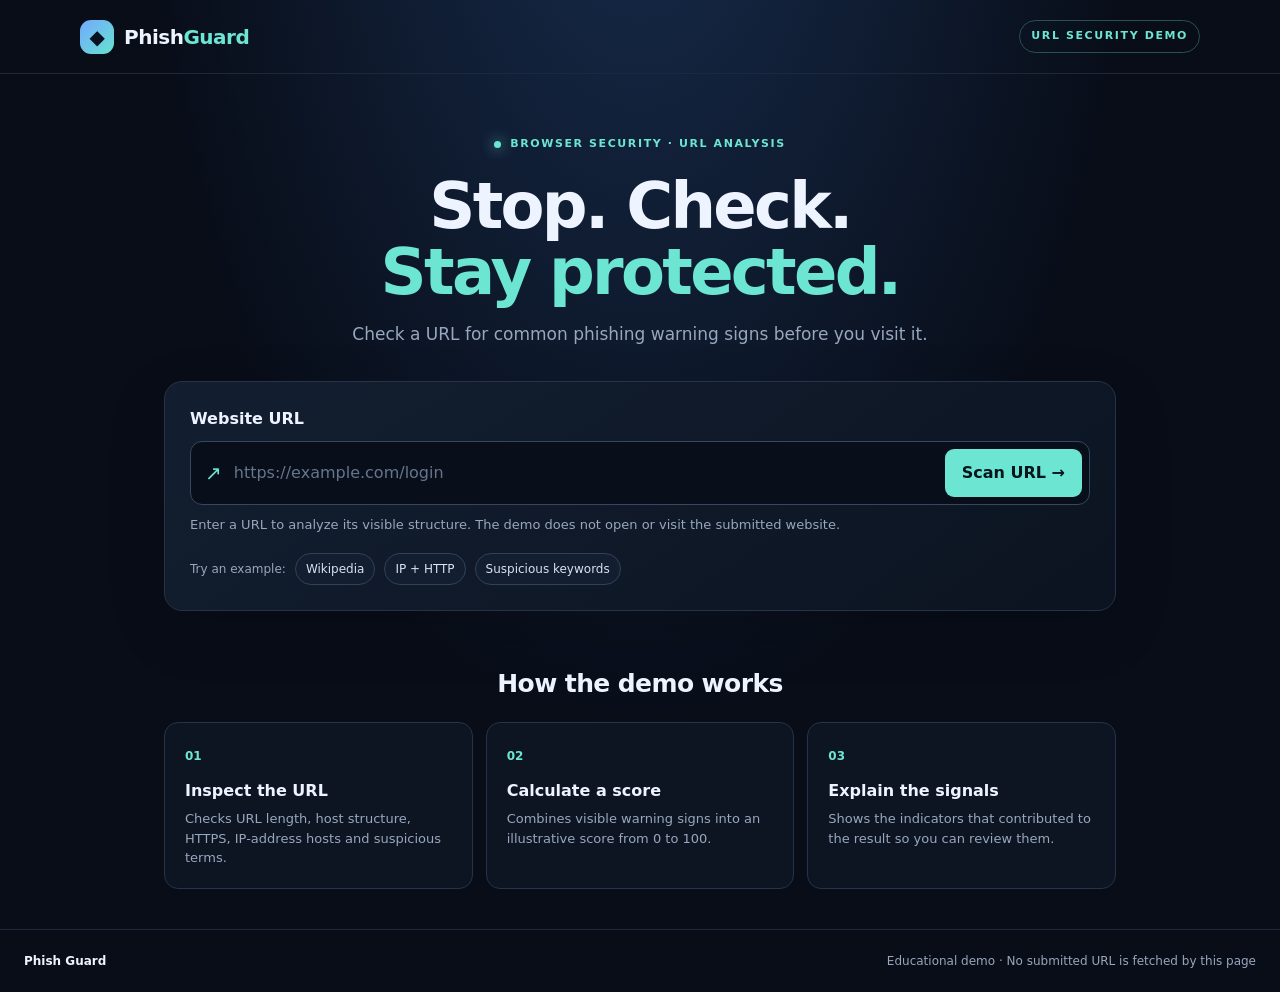
<file: index.html>
<!doctype html>
<html lang="en">
<head>
  <meta charset="utf-8">
  <meta name="viewport" content="width=device-width, initial-scale=1">
  <meta name="description" content="Phish Guard URL risk demo">
  <title>Phish Guard — URL Risk Scanner</title>
  <link rel="stylesheet" href="style.css">
</head>
<body>
  <header class="topbar">
    <a class="brand" href="#" aria-label="Phish Guard home">
      <span class="shield">◆</span><span>Phish<span class="accent">Guard</span></span>
    </a>
    <span class="tag">URL SECURITY DEMO</span>
  </header>

  <main class="container">
    <section class="hero">
      <div class="eyebrow"><span class="pulse"></span> BROWSER SECURITY · URL ANALYSIS</div>
      <h1>Stop. Check.<br><span class="accent">Stay protected.</span></h1>
      <p class="intro">Check a URL for common phishing warning signs before you visit it.</p>
    </section>

    <section class="scanner panel">
      <label for="urlInput">Website URL</label>
      <div class="input-row">
        <span class="link-icon">↗</span>
        <input id="urlInput" type="text" inputmode="url" autocomplete="url"
          placeholder="https://example.com/login" aria-describedby="inputHelp">
        <button id="scanBtn" type="button">Scan URL <span aria-hidden="true">→</span></button>
      </div>
      <p id="inputHelp" class="hint">Enter a URL to analyze its visible structure. The demo does not open or visit the submitted website.</p>
      <p id="error" class="error" role="alert" hidden></p>
      <div class="examples">
        <span>Try an example:</span>
        <button class="example" type="button" data-url="https://www.wikipedia.org/">Wikipedia</button>
        <button class="example" type="button" data-url="http://192.168.1.10/verify-account">IP + HTTP</button>
        <button class="example" type="button" data-url="http://secure-login-account-verify.example.com/update">Suspicious keywords</button>
      </div>
    </section>

    <section id="result" class="results" aria-live="polite" hidden>
      <div class="result-head">
        <div><p class="eyebrow">SCAN RESULT</p><h2>URL risk assessment</h2></div>
        <span id="levelBadge" class="level-badge">—</span>
      </div>
      <div class="result-grid">
        <article class="panel score-panel">
          <p class="muted">Indicative risk score</p>
          <div class="score-wrap">
            <div id="scoreRing" class="score-ring"><div class="score-inner"><strong id="score">0</strong><span>/100</span></div></div>
          </div>
          <h3 id="resultTitle">Analysis complete</h3>
          <p id="summary" class="muted"></p>
          <p id="host" class="host"></p>
        </article>
        <article class="panel details-panel">
          <h3>Signals found</h3>
          <ul id="reasons" class="reason-list"></ul>
          <h3 class="feature-title">URL indicators</h3>
          <div id="features" class="feature-grid"></div>
        </article>
      </div>
      <p class="disclaimer"><strong>Demo limitation:</strong> this score is based on simple URL heuristics, not a validated production phishing model. A low score does not guarantee a site is safe. Do not enter passwords or sensitive data on unfamiliar sites.</p>
    </section>

    <section class="how">
      <h2>How the demo works</h2>
      <div class="how-grid">
        <article><span>01</span><h3>Inspect the URL</h3><p>Checks URL length, host structure, HTTPS, IP-address hosts and suspicious terms.</p></article>
        <article><span>02</span><h3>Calculate a score</h3><p>Combines visible warning signs into an illustrative score from 0 to 100.</p></article>
        <article><span>03</span><h3>Explain the signals</h3><p>Shows the indicators that contributed to the result so you can review them.</p></article>
      </div>
    </section>
  </main>
  <footer><span>Phish Guard</span><span>Educational demo · No submitted URL is fetched by this page</span></footer>
  <script src="app.js"></script>
</body>
</html>
</file>
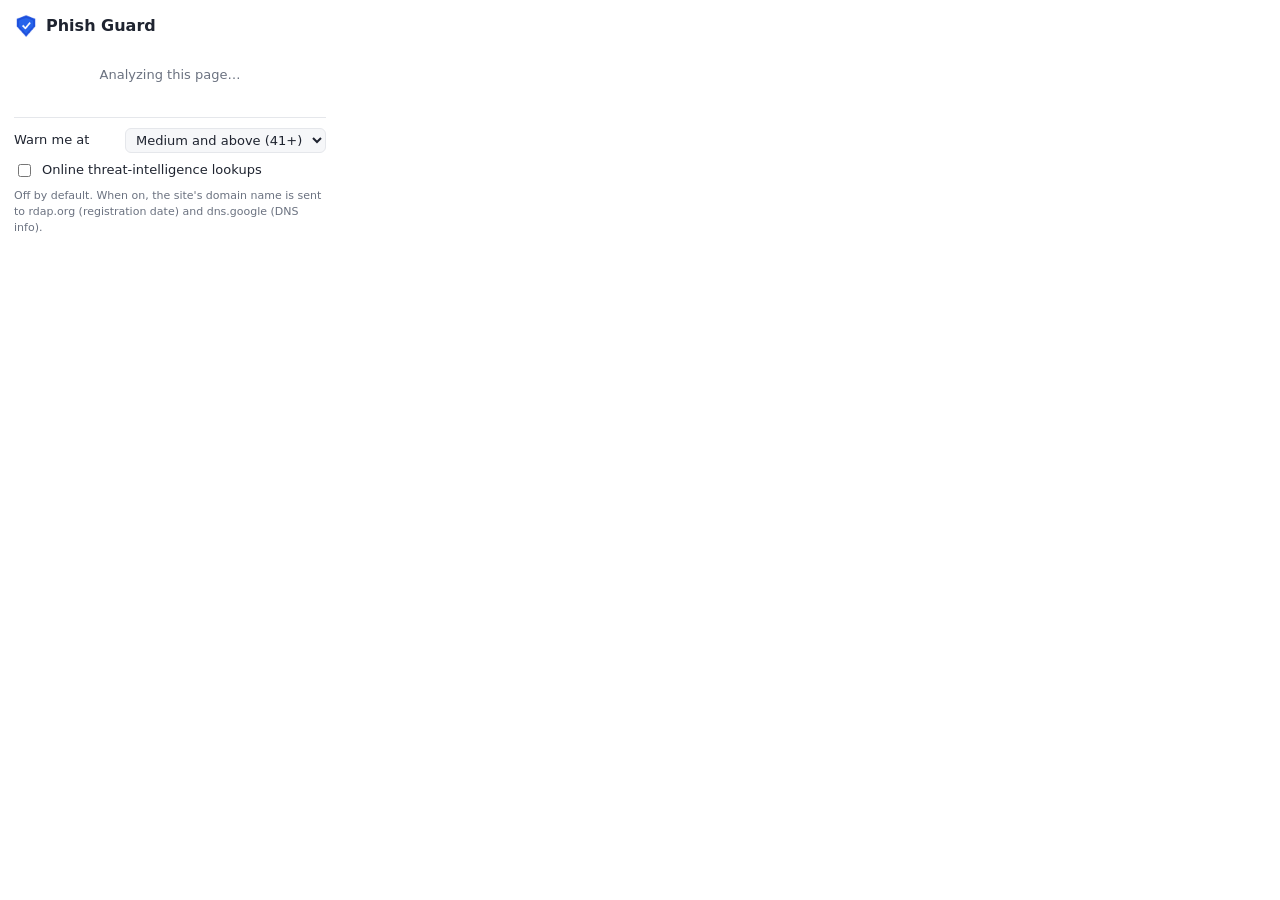
<file: popup/popup.html>
<!doctype html>
<html lang="en">
<head>
  <meta charset="utf-8">
  <meta name="viewport" content="width=device-width, initial-scale=1">
  <title>Phish Guard</title>
  <link rel="stylesheet" href="popup.css">
</head>
<body>
  <div class="wrap">
    <header>
      <img src="../icons/icon32.png" alt="" width="24" height="24">
      <h1>Phish Guard</h1>
    </header>

    <div id="loading" class="msg">Analyzing this page&hellip;</div>
    <div id="na" class="msg" hidden>Only regular web pages (http/https) can be analyzed.</div>

    <main id="result" hidden>
      <div class="top">
        <div class="gauge" id="gauge"><div class="inner"><span id="score">0</span><small>/ 100</small></div></div>
        <div class="summary">
          <span id="pill" class="pill">Safe</span>
          <div id="host" class="host"></div>
          <div id="prob" class="prob"></div>
        </div>
      </div>

      <div id="modelWarn" class="warn" hidden></div>

      <h2>Why</h2>
      <ul id="reasons"></ul>

      <details>
        <summary>URL features</summary>
        <table id="features"></table>
      </details>
      <details id="intelBox">
        <summary>Threat intelligence</summary>
        <div id="intel"></div>
      </details>

      <button id="trustBtn" class="btn">Trust this site</button>
    </main>

    <section class="settings">
      <label>Warn me at
        <select id="threshold">
          <option value="41">Medium and above (41+)</option>
          <option value="61">High and above (61+)</option>
          <option value="81">Critical only (81+)</option>
        </select>
      </label>
      <label class="toggle">
        <input type="checkbox" id="lookups"> Online threat-intelligence lookups
      </label>
      <p class="hint">Off by default. When on, the site's domain name is sent to rdap.org (registration date) and dns.google (DNS info).</p>
    </section>
  </div>
  <script type="module" src="popup.js"></script>
</body>
</html>
</file>
<file: style.css>
:root{color-scheme:dark;--bg:#080d18;--panel:#101827;--line:#263348;--text:#edf3ff;--muted:#98a7bd;--blue:#70a7ff;--cyan:#6ce5d2}
*{box-sizing:border-box}
body{margin:0;background:radial-gradient(ellipse at 50% -20%,#172c4c 0,transparent 55%),var(--bg);color:var(--text);font-family:Inter,ui-sans-serif,system-ui,-apple-system,"Segoe UI",sans-serif;line-height:1.5}
.topbar{height:74px;border-bottom:1px solid #1d293b;display:flex;align-items:center;justify-content:space-between;padding:0 max(24px,calc((100% - 1120px)/2))}
.brand{display:flex;align-items:center;gap:10px;color:var(--text);text-decoration:none;font-weight:800;font-size:20px;letter-spacing:-.5px}
.shield{display:grid;place-items:center;width:34px;height:34px;border-radius:11px;background:linear-gradient(135deg,#73aaff,#65e2d0);color:#07111f;font-size:20px}
.accent{color:var(--cyan)}
.tag,.eyebrow{font-size:11px;font-weight:800;letter-spacing:1.6px;color:var(--cyan)}
.tag{border:1px solid #28514f;border-radius:30px;padding:7px 11px}
.container{max-width:1000px;margin:auto;padding:62px 24px 40px}
.hero{text-align:center;margin-bottom:34px}
.eyebrow{display:flex;align-items:center;justify-content:center;gap:9px}
.pulse{width:7px;height:7px;border-radius:50%;background:var(--cyan);box-shadow:0 0 14px var(--cyan)}
h1{font-size:clamp(38px,6vw,64px);line-height:1.04;letter-spacing:-2.7px;margin:20px 0 16px}
.intro{color:var(--muted);font-size:17px;margin:0}
.panel{background:linear-gradient(145deg,rgba(19,31,49,.97),rgba(12,20,33,.97));border:1px solid var(--line);border-radius:18px;box-shadow:0 18px 60px #0002}
.scanner{padding:25px}
label{display:block;font-weight:700;margin-bottom:10px}
.input-row{display:flex;align-items:center;gap:10px;border:1px solid #354761;background:#080f1b;padding:7px 7px 7px 14px;border-radius:12px}
.link-icon{color:var(--cyan);font-size:20px}
input{flex:1;min-width:0;background:transparent;border:0;outline:0;color:var(--text);font:inherit;padding:10px 2px}
input::placeholder{color:#66758b}
button{font:inherit;cursor:pointer}
#scanBtn{border:0;border-radius:9px;background:var(--cyan);color:#07151d;font-weight:800;padding:12px 17px;white-space:nowrap}
#scanBtn:hover{filter:brightness(1.08)}
.hint,.muted{color:var(--muted);font-size:13px}
.hint{margin:10px 0 0}
.error{color:#ff8f9a;font-size:13px;margin:10px 0 0}
.examples{display:flex;align-items:center;gap:9px;flex-wrap:wrap;margin-top:18px;font-size:12px;color:var(--muted)}
.example{border:1px solid #30415a;border-radius:30px;background:#131f31;color:#d5e3f8;padding:6px 10px;font-size:12px}
.example:hover{border-color:var(--cyan)}
.results{margin-top:35px}
.result-head{display:flex;align-items:center;justify-content:space-between;margin-bottom:16px}
.result-head .eyebrow{justify-content:flex-start;margin:0 0 4px}
h2{font-size:25px;letter-spacing:-.6px;margin:0}
.level-badge{border-radius:30px;padding:7px 13px;font-size:12px;font-weight:800;background:#29374b;color:#fff}
.result-grid{display:grid;grid-template-columns:.8fr 1.2fr;gap:16px}
.score-panel,.details-panel{padding:23px}
.score-panel{text-align:center}
.score-panel .muted{margin:0}
.score-wrap{display:flex;justify-content:center;padding:22px 0}
.score-ring{--score:0;--ring:#6ce5d2;width:156px;height:156px;border-radius:50%;display:grid;place-items:center;background:conic-gradient(var(--ring) calc(var(--score)*1%),#263449 0);position:relative}
.score-ring:before{content:"";position:absolute;inset:9px;background:#0e1725;border-radius:50%}
.score-inner{z-index:1;display:flex;align-items:baseline;gap:3px}
.score-inner strong{font-size:46px;letter-spacing:-2px}
.score-inner span{color:var(--muted);font-size:13px}
h3{font-size:16px;margin:0 0 10px}
.score-panel h3{margin-bottom:4px}
.host{font-size:12px;color:var(--blue);overflow-wrap:anywhere;margin:12px 0 0}
.details-panel h3{margin-bottom:14px}
.reason-list{padding-left:19px;margin:0;color:#dbe6f6;font-size:13px}
.reason-list li{padding:0 0 9px}
.reason-list li::marker{color:var(--cyan)}
.feature-title{border-top:1px solid var(--line);padding-top:18px;margin-top:10px}
.feature-grid{display:grid;grid-template-columns:1fr 1fr;gap:9px}
.feature{background:#0b1422;border:1px solid #202e42;border-radius:9px;padding:9px 10px;min-width:0}
.feature span{display:block;color:var(--muted);font-size:11px}
.feature strong{display:block;font-size:13px;overflow-wrap:anywhere}
.disclaimer{border:1px solid #54472b;background:#241e12;color:#d9c9a3;border-radius:12px;padding:13px 15px;font-size:12px;margin:14px 0 0}
.how{margin-top:54px}
.how>h2{text-align:center;margin-bottom:20px}
.how-grid{display:grid;grid-template-columns:repeat(3,1fr);gap:13px}
.how-grid article{border:1px solid var(--line);border-radius:14px;padding:20px;background:#0d1522}
.how-grid article>span{color:var(--cyan);font-size:12px;font-weight:800}
.how-grid h3{margin:12px 0 6px}
.how-grid p{margin:0;color:var(--muted);font-size:13px}
footer{border-top:1px solid #1d293b;padding:22px 24px;display:flex;justify-content:space-between;gap:16px;flex-wrap:wrap;color:var(--muted);font-size:12px}
footer span:first-child{color:var(--text);font-weight:700}
[hidden]{display:none!important}
@media(max-width:650px){.container{padding:42px 15px 30px}.topbar{padding:0 16px}.tag{font-size:9px;letter-spacing:.7px}.scanner{padding:17px}.input-row{flex-wrap:wrap}.input-row input{flex-basis:calc(100% - 45px)}#scanBtn{width:100%}.result-grid,.how-grid{grid-template-columns:1fr}.result-head{align-items:flex-start;gap:12px}.result-head h2{font-size:21px}h1{letter-spacing:-1.5px}.feature-grid{grid-template-columns:1fr 1fr}}
</file>
<file: popup/popup.css>
:root{--bg:#fff;--fg:#1f2430;--muted:#6b7280;--line:#e5e7eb;--card:#f6f7f9}
@media (prefers-color-scheme:dark){:root{--bg:#1b1e26;--fg:#e8eaf0;--muted:#9aa3b2;--line:#333847;--card:#242834}}
*{box-sizing:border-box}
body{margin:0;width:340px;background:var(--bg);color:var(--fg);font:13px/1.45 system-ui,-apple-system,"Segoe UI",Roboto,sans-serif}
.wrap{padding:14px}
header{display:flex;align-items:center;gap:8px;margin-bottom:10px}
header h1{font-size:16px;margin:0}
.msg{padding:18px 0;color:var(--muted);text-align:center}
.top{display:flex;gap:14px;align-items:center}
.gauge{--p:0;--c:#22a559;width:92px;height:92px;border-radius:50%;flex:none;
  background:conic-gradient(var(--c) calc(var(--p)*1%),var(--line) 0);display:grid;place-items:center}
.gauge .inner{width:72px;height:72px;border-radius:50%;background:var(--bg);display:flex;flex-direction:column;align-items:center;justify-content:center}
.gauge span{font-size:26px;font-weight:700;line-height:1}
.gauge small{color:var(--muted);font-size:11px}
.pill{display:inline-block;color:#fff;font-weight:700;padding:2px 10px;border-radius:999px;background:#22a559}
.host{margin-top:6px;font-weight:600;word-break:break-all}
.prob{color:var(--muted);font-size:12px;margin-top:2px}
h2{font-size:12px;text-transform:uppercase;letter-spacing:.05em;color:var(--muted);margin:14px 0 4px}
ul{margin:0;padding-left:18px} li{margin:3px 0}
details{margin-top:10px;background:var(--card);border-radius:8px;padding:6px 10px}
summary{cursor:pointer;font-weight:600}
table{width:100%;border-collapse:collapse;margin-top:6px;font-size:12px}
td{padding:2px 0;border-top:1px solid var(--line)} td:last-child{text-align:right;font-variant-numeric:tabular-nums}
.warn{margin-top:10px;background:#fff4d6;color:#6b4e00;border-radius:8px;padding:8px 10px;font-size:12px}
.btn{margin-top:12px;width:100%;padding:8px;border:1px solid var(--line);border-radius:8px;background:var(--card);color:var(--fg);cursor:pointer;font:inherit;font-weight:600}
.btn:hover{border-color:var(--muted)}
.settings{margin-top:14px;border-top:1px solid var(--line);padding-top:10px;display:grid;gap:8px}
.settings label{display:flex;justify-content:space-between;align-items:center;gap:8px}
.settings .toggle{justify-content:flex-start}
select{font:inherit;background:var(--card);color:var(--fg);border:1px solid var(--line);border-radius:6px;padding:3px 6px}
.hint{margin:0;color:var(--muted);font-size:11px}
</file>
